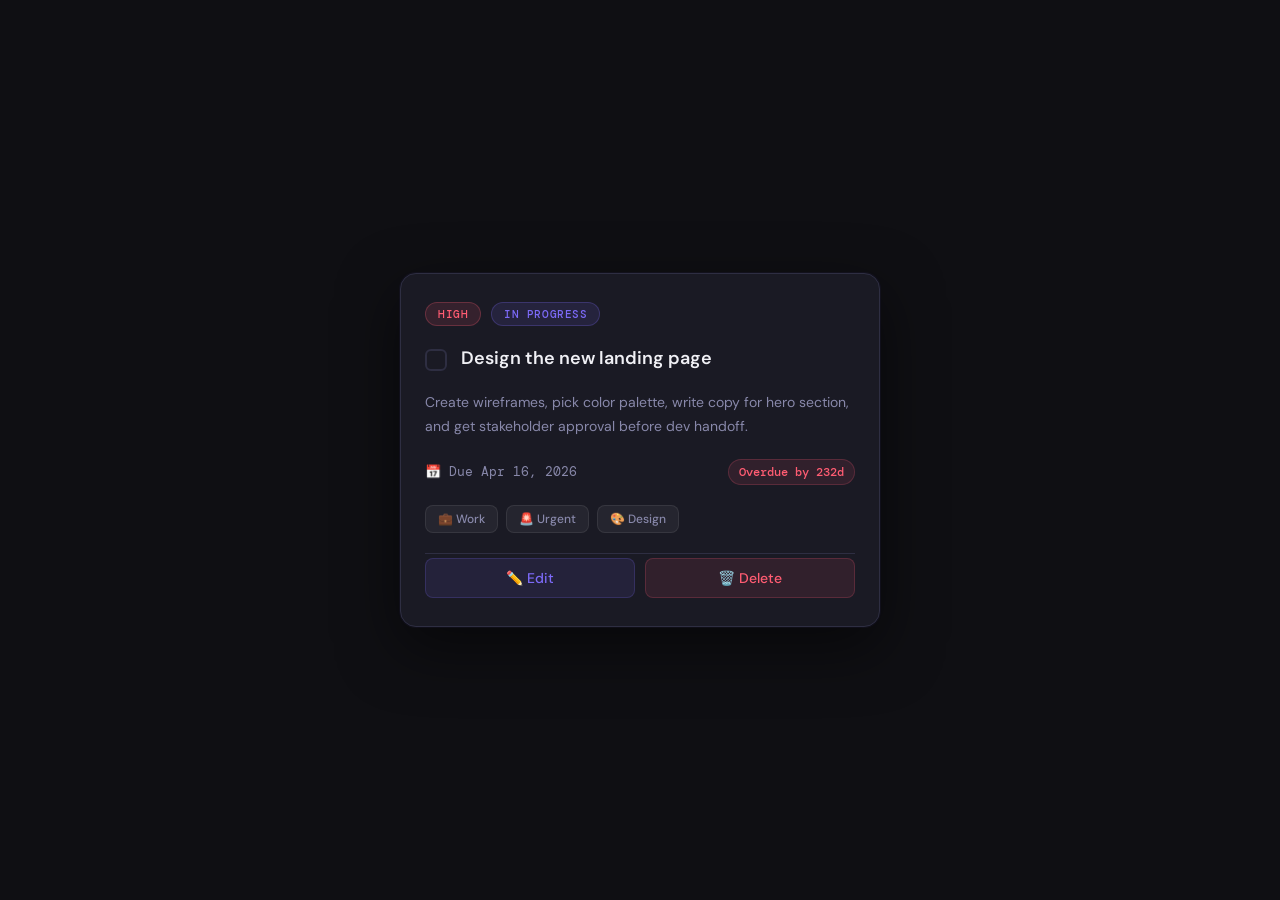
<file: index.html>
<!DOCTYPE html>
<html lang="en">
<head>
  <meta charset="UTF-8" />
  <meta name="viewport" content="width=device-width, initial-scale=1.0" />
  <title>Todo Card</title>
  <link rel="stylesheet" href="style.css" />
  <link href="https://fonts.googleapis.com/css2?family=DM+Sans:wght@400;500;600;700&family=DM+Mono:wght@400;500&display=swap" rel="stylesheet" />
</head>
<body>

  <main class="page-wrapper">

    <!--
      CARD ROOT
      - <article> is a semantic HTML element that means "self-contained content"
      - data-testid is a special attribute automated tests use to find this element
    -->
    <article data-testid="test-todo-card" class="todo-card" aria-label="Todo task card">

      <!-- ===== TOP ROW: Priority + Status ===== -->
      <div class="card-top-row">

        <!--
          PRIORITY BADGE
          - aria-label tells screen readers what this badge means
          - We'll set the actual text and color via JS
        -->
        <span
          data-testid="test-todo-priority"
          class="badge badge-priority"
          aria-label="Priority: High"
          id="priority-badge"
        >
          🔴 High
        </span>

        <!--
          STATUS INDICATOR
          - Same idea as priority
        -->
        <span
          data-testid="test-todo-status"
          class="badge badge-status"
          id="status-badge"
        >
          In Progress
        </span>

      </div>

      <!-- ===== CHECKBOX + TITLE ROW ===== -->
      <div class="title-row">

        <!--
          CHECKBOX TOGGLE
          - <label> wraps the checkbox so clicking the label also checks the box
          - for="complete-toggle" links the label to the input below
        -->
        <label for="complete-toggle" class="checkbox-label" aria-label="Mark task as complete">
          <input
            type="checkbox"
            id="complete-toggle"
            data-testid="test-todo-complete-toggle"
            class="complete-checkbox"
          />
          <span class="custom-checkbox" aria-hidden="true"></span>
        </label>

        <!--
          TASK TITLE
          - <h2> means "heading level 2" — important for screen readers and SEO
        -->
        <h2 data-testid="test-todo-title" class="todo-title" id="todo-title">
          Design the new landing page
        </h2>

      </div>

      <!-- ===== DESCRIPTION ===== -->
      <!--
        <p> is a paragraph tag — used for blocks of text
      -->
      <p data-testid="test-todo-description" class="todo-description">
        Create wireframes, pick color palette, write copy for hero section, and get stakeholder approval before dev handoff.
      </p>

      <!-- ===== DUE DATE + TIME REMAINING ===== -->
      <div class="due-row">

        <!--
          <time> is a semantic HTML element specifically for dates/times
          - datetime attribute gives machines the exact date in ISO format
          - The text inside is what humans see (formatted nicely)
        -->
        <time
          data-testid="test-todo-due-date"
          class="due-date"
          datetime="2026-04-16T18:00:00Z"
          id="due-date-display"
        >
          📅 Due Apr 16, 2026
        </time>

        <!--
          TIME REMAINING
          - aria-live="polite" means: when this text changes, screen readers
            will announce it without interrupting what they're saying
        -->
        <span
          data-testid="test-todo-time-remaining"
          class="time-remaining"
          id="time-remaining"
          aria-live="polite"
        >
          Calculating...
        </span>

      </div>

      <!-- ===== TAGS ===== -->
      <!--
        <ul role="list"> = an unordered list
        role="list" is for screen readers — it confirms this is a list of items
        Each <li> is one tag/chip
      -->
      <ul
        data-testid="test-todo-tags"
        class="tags-list"
        role="list"
        aria-label="Task tags"
      >
        <li data-testid="test-todo-tag-work" class="tag">💼 Work</li>
        <li data-testid="test-todo-tag-urgent" class="tag">🚨 Urgent</li>
        <li class="tag">🎨 Design</li>
      </ul>

      <!-- ===== ACTION BUTTONS ===== -->
      <div class="actions-row">

        <!--
          <button> is the correct element for clickable actions
          aria-label gives screen readers a description when there's only an icon
        -->
        <button
          data-testid="test-todo-edit-button"
          class="btn btn-edit"
          aria-label="Edit task"
          onclick="handleEdit()"
        >
          ✏️ Edit
        </button>

        <button
          data-testid="test-todo-delete-button"
          class="btn btn-delete"
          aria-label="Delete task"
          onclick="handleDelete()"
        >
          🗑️ Delete
        </button>

      </div>

    </article>

  </main>

  <script src="script.js"></script>
</body>
</html>
</file>
<file: style.css>
/* =============================================
   WHAT IS CSS?
   CSS = Cascading Style Sheets.
   It controls how things LOOK.
   Think of it as the clothes and makeup on the HTML skeleton.
   ============================================= */

/* =============================================
   CSS VARIABLES (Custom Properties)
   These are like variables in JS.
   You define a color once here, use it everywhere.
   If you want to change the whole theme, you change it in ONE place.
   ============================================= */
:root {
  --bg-page: #0f0f13;
  --bg-card: #1a1a24;
  --bg-card-done: #13131a;
  --border: #2e2e42;
  --border-done: #1e1e2e;

  --text-primary: #f0f0f5;
  --text-secondary: #8888aa;
  --text-done: #55556a;

  --accent: #7c6af7;
  --accent-glow: rgba(124, 106, 247, 0.15);

  --priority-high: #ff5c72;
  --priority-high-bg: rgba(255, 92, 114, 0.12);
  --priority-medium: #f5a623;
  --priority-medium-bg: rgba(245, 166, 35, 0.12);
  --priority-low: #4cd964;
  --priority-low-bg: rgba(76, 217, 100, 0.12);

  --status-pending: #8888aa;
  --status-pending-bg: rgba(136, 136, 170, 0.1);
  --status-progress: #7c6af7;
  --status-progress-bg: rgba(124, 106, 247, 0.12);
  --status-done: #4cd964;
  --status-done-bg: rgba(76, 217, 100, 0.12);

  --tag-bg: rgba(255,255,255,0.05);
  --tag-border: rgba(255,255,255,0.08);

  --radius: 16px;
  --radius-sm: 8px;
  --font-main: 'DM Sans', sans-serif;
  --font-mono: 'DM Mono', monospace;
}

/* =============================================
   RESET + BASE STYLES
   Browsers add default margins/padding to elements.
   We reset them so we start clean.
   * means "apply to EVERYTHING"
   box-sizing: border-box means padding is included
   inside the element width (not added on top)
   ============================================= */
*, *::before, *::after {
  box-sizing: border-box;
  margin: 0;
  padding: 0;
}

/* =============================================
   BODY = the entire page background
   ============================================= */
body {
  background-color: var(--bg-page);
  font-family: var(--font-main);
  color: var(--text-primary);
  /* min-height: 100vh means the page is at least as tall as the screen */
  min-height: 100vh;
  display: flex;
  align-items: center;
  justify-content: center;
  padding: 24px 16px;
}

/* =============================================
   PAGE WRAPPER
   Keeps the card centered and constrained
   ============================================= */
.page-wrapper {
  width: 100%;
  max-width: 480px; /* Card won't grow wider than 480px on desktop */
}

/* =============================================
   THE CARD ITSELF
   This is the main card box.
   ============================================= */
.todo-card {
  background: var(--bg-card);
  border: 1px solid var(--border);
  border-radius: var(--radius);
  padding: 28px 24px;
  /* display flex + column means children stack vertically */
  display: flex;
  flex-direction: column;
  gap: 20px; /* space between each child element */

  /* Subtle shadow to lift the card off the page */
  box-shadow:
    0 0 0 1px rgba(124, 106, 247, 0.05),
    0 20px 60px rgba(0,0,0,0.5);

  /* Smooth transition when card state changes (e.g. checked) */
  transition: background 0.3s ease, border-color 0.3s ease, opacity 0.3s ease;
}

/* When the card has class "done" added by JS, it dims */
.todo-card.done {
  background: var(--bg-card-done);
  border-color: var(--border-done);
  opacity: 0.75;
}

/* =============================================
   TOP ROW: Priority + Status badges side by side
   ============================================= */
.card-top-row {
  display: flex;
  align-items: center;
  gap: 10px;
  flex-wrap: wrap; /* wrap to next line on small screens */
}

/* =============================================
   BADGES (Priority + Status)
   These are the small pill-shaped labels
   ============================================= */
.badge {
  font-family: var(--font-mono);
  font-size: 11px;
  font-weight: 500;
  letter-spacing: 0.05em;
  text-transform: uppercase;
  padding: 4px 12px;
  border-radius: 100px; /* very high radius = pill shape */
  border: 1px solid transparent;
}

/* Priority colors — JS adds a class like badge-high, badge-medium, badge-low */
.badge-priority.badge-high {
  color: var(--priority-high);
  background: var(--priority-high-bg);
  border-color: rgba(255, 92, 114, 0.25);
}
.badge-priority.badge-medium {
  color: var(--priority-medium);
  background: var(--priority-medium-bg);
  border-color: rgba(245, 166, 35, 0.25);
}
.badge-priority.badge-low {
  color: var(--priority-low);
  background: var(--priority-low-bg);
  border-color: rgba(76, 217, 100, 0.25);
}

/* Status colors */
.badge-status.status-pending {
  color: var(--status-pending);
  background: var(--status-pending-bg);
  border-color: rgba(136,136,170,0.2);
}
.badge-status.status-progress {
  color: var(--status-progress);
  background: var(--status-progress-bg);
  border-color: rgba(124, 106, 247, 0.25);
}
.badge-status.status-done {
  color: var(--status-done);
  background: var(--status-done-bg);
  border-color: rgba(76, 217, 100, 0.25);
}

/* =============================================
   TITLE ROW: Checkbox + Title side by side
   ============================================= */
.title-row {
  display: flex;
  align-items: flex-start; /* align to top so checkbox stays at top with long titles */
  gap: 14px;
}

/* =============================================
   CUSTOM CHECKBOX
   We HIDE the real browser checkbox (ugly)
   and build a beautiful custom one using CSS.
   But the real checkbox still exists in the HTML
   for accessibility — screen readers and keyboard
   still work with it.
   ============================================= */

/* Hide the real checkbox visually but keep it accessible */
.complete-checkbox {
  position: absolute;
  opacity: 0;
  width: 0;
  height: 0;
}

/* The visual fake checkbox */
.checkbox-label {
  display: flex;
  align-items: center;
  cursor: pointer;
  flex-shrink: 0; /* don't let it squish */
  margin-top: 3px;
}

.custom-checkbox {
  width: 22px;
  height: 22px;
  border-radius: 6px;
  border: 2px solid var(--border);
  background: transparent;
  display: flex;
  align-items: center;
  justify-content: center;
  transition: all 0.2s ease;
  position: relative;
}

/* When the real checkbox is checked, style the fake one */
.complete-checkbox:checked + .custom-checkbox {
  background: var(--accent);
  border-color: var(--accent);
  box-shadow: 0 0 12px var(--accent-glow);
}

/* Draw a checkmark using CSS pseudo-element */
.complete-checkbox:checked + .custom-checkbox::after {
  content: '';
  width: 5px;
  height: 10px;
  border: 2px solid white;
  border-top: none;
  border-left: none;
  transform: rotate(45deg) translateY(-1px);
  display: block;
}

/* Focus ring — REQUIRED for keyboard accessibility */
/* When user tabs to the checkbox, show a visible outline */
.complete-checkbox:focus-visible + .custom-checkbox {
  outline: 3px solid var(--accent);
  outline-offset: 3px;
}

/* =============================================
   TITLE
   ============================================= */
.todo-title {
  font-size: 18px;
  font-weight: 600;
  color: var(--text-primary);
  line-height: 1.4;
  transition: all 0.3s ease;
}

/* When card is "done", title gets a strikethrough */
.todo-card.done .todo-title {
  text-decoration: line-through;
  color: var(--text-done);
}

/* =============================================
   DESCRIPTION
   ============================================= */
.todo-description {
  font-size: 14px;
  color: var(--text-secondary);
  line-height: 1.7;
  transition: color 0.3s ease;
}

.todo-card.done .todo-description {
  color: var(--text-done);
}

/* =============================================
   DUE DATE + TIME REMAINING
   ============================================= */
.due-row {
  display: flex;
  align-items: center;
  justify-content: space-between;
  flex-wrap: wrap;
  gap: 10px;
}

.due-date {
  font-size: 13px;
  color: var(--text-secondary);
  font-family: var(--font-mono);
}

.time-remaining {
  font-size: 12px;
  font-family: var(--font-mono);
  font-weight: 500;
  padding: 4px 10px;
  border-radius: 100px;
  background: rgba(124, 106, 247, 0.1);
  color: var(--accent);
  border: 1px solid rgba(124,106,247,0.2);
  transition: all 0.3s ease;
}

/* Red if overdue */
.time-remaining.overdue {
  background: rgba(255, 92, 114, 0.1);
  color: var(--priority-high);
  border-color: rgba(255, 92, 114, 0.2);
}

/* Green if due today */
.time-remaining.due-today {
  background: rgba(245, 166, 35, 0.1);
  color: var(--priority-medium);
  border-color: rgba(245, 166, 35, 0.2);
}

/* =============================================
   TAGS LIST
   ============================================= */
.tags-list {
  display: flex;
  flex-wrap: wrap; /* tags wrap to next line if not enough space */
  gap: 8px;
  list-style: none; /* remove bullet points from <ul> */
  padding: 0;
}

.tag {
  font-size: 12px;
  font-weight: 500;
  color: var(--text-secondary);
  background: var(--tag-bg);
  border: 1px solid var(--tag-border);
  border-radius: var(--radius-sm);
  padding: 5px 12px;
  transition: all 0.2s ease;
}

.tag:hover {
  color: var(--text-primary);
  border-color: rgba(255,255,255,0.15);
}

/* =============================================
   ACTION BUTTONS
   ============================================= */
.actions-row {
  display: flex;
  gap: 10px;
  padding-top: 4px;
  border-top: 1px solid var(--border);
}

.btn {
  flex: 1; /* both buttons share the width equally */
  padding: 10px 16px;
  border-radius: var(--radius-sm);
  border: 1px solid transparent;
  font-family: var(--font-main);
  font-size: 14px;
  font-weight: 500;
  cursor: pointer;
  transition: all 0.2s ease;
  /* Remove default browser button styling */
  outline: none;
}

/* Focus ring for keyboard navigation */
.btn:focus-visible {
  outline: 3px solid var(--accent);
  outline-offset: 2px;
}

.btn-edit {
  background: rgba(124, 106, 247, 0.1);
  color: var(--accent);
  border-color: rgba(124, 106, 247, 0.2);
}

.btn-edit:hover {
  background: rgba(124, 106, 247, 0.2);
  border-color: rgba(124, 106, 247, 0.4);
}

.btn-delete {
  background: rgba(255, 92, 114, 0.1);
  color: var(--priority-high);
  border-color: rgba(255, 92, 114, 0.2);
}

.btn-delete:hover {
  background: rgba(255, 92, 114, 0.2);
  border-color: rgba(255, 92, 114, 0.4);
}

/* =============================================
   RESPONSIVE DESIGN
   Media queries let you apply different styles
   at different screen sizes.
   @media (max-width: 480px) means:
   "only apply these styles when the screen is
   480px wide or smaller" (mobile)
   ============================================= */
@media (max-width: 480px) {
  .page-wrapper {
    max-width: 100%; /* full width on mobile */
  }

  .todo-card {
    padding: 22px 18px;
    gap: 18px;
  }

  .todo-title {
    font-size: 16px;
  }

  .due-row {
    flex-direction: column; /* stack due date and time remaining */
    align-items: flex-start;
  }
}
</file>
